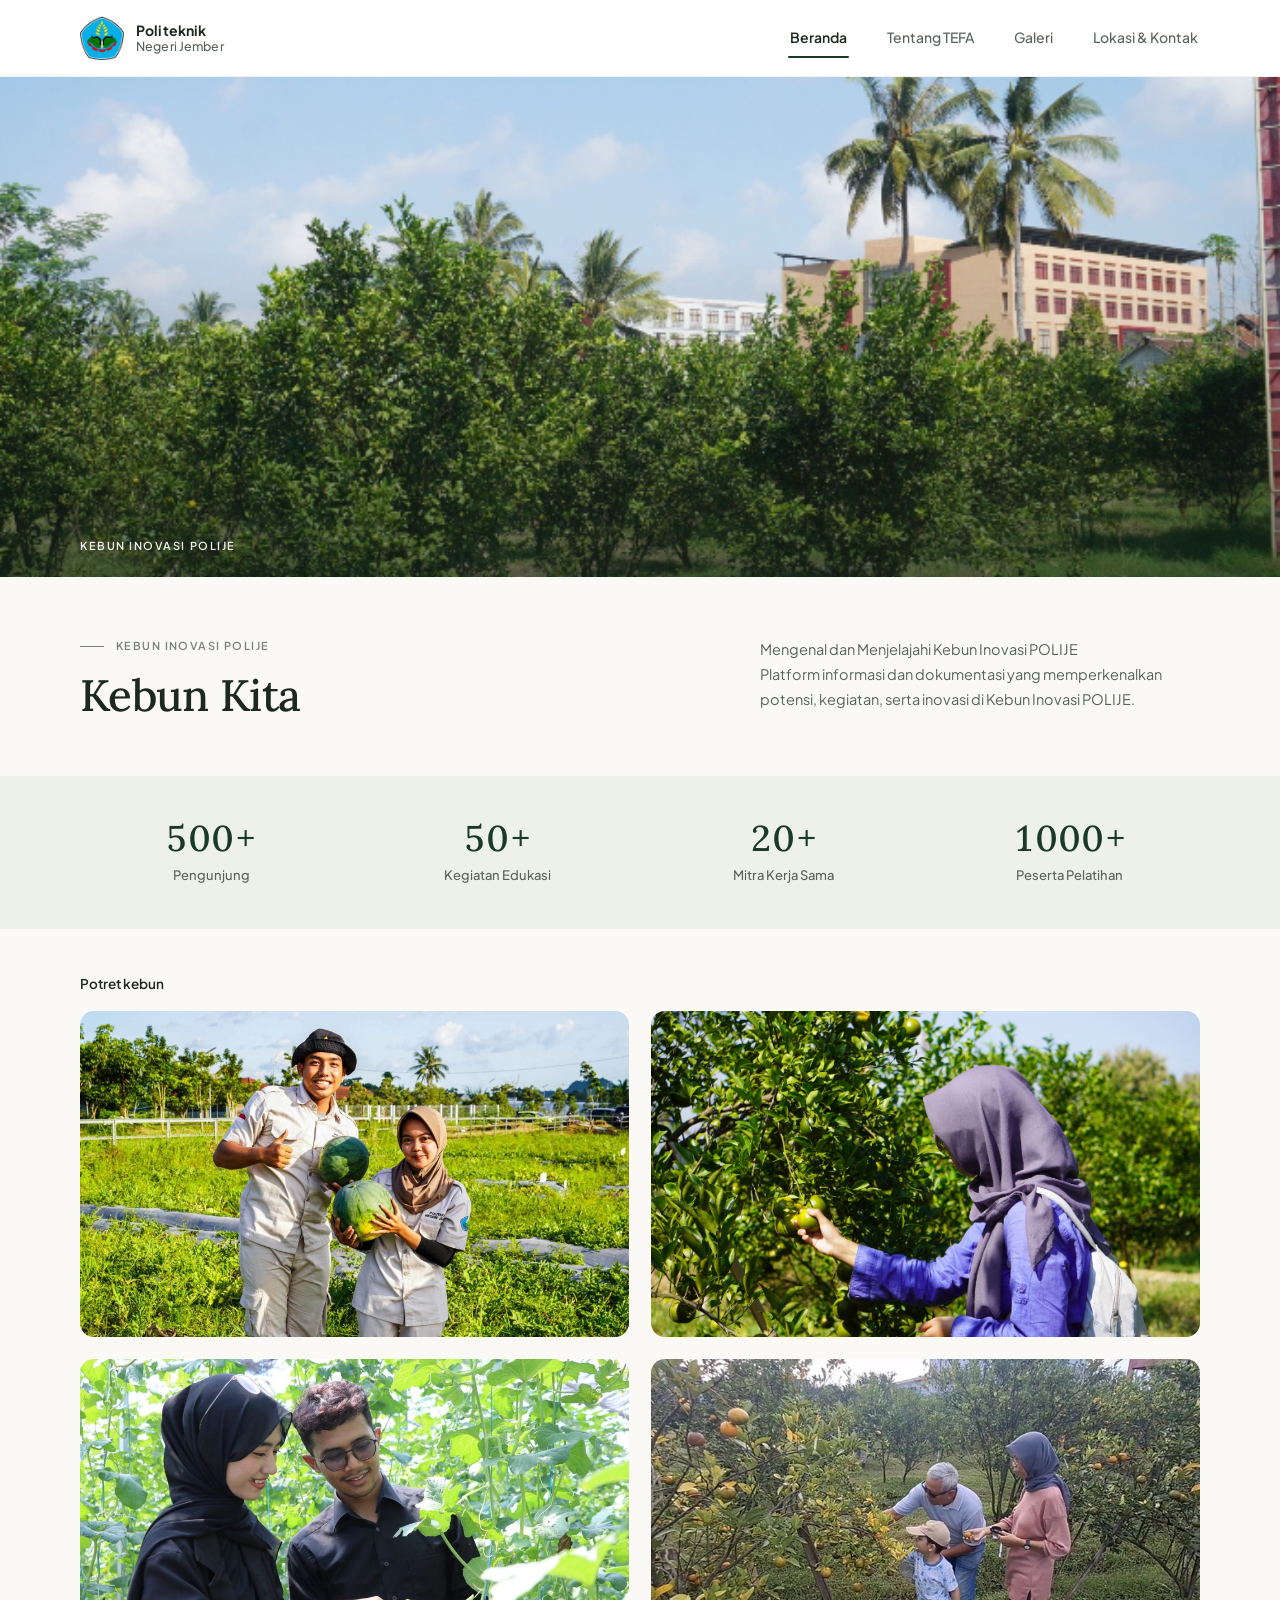
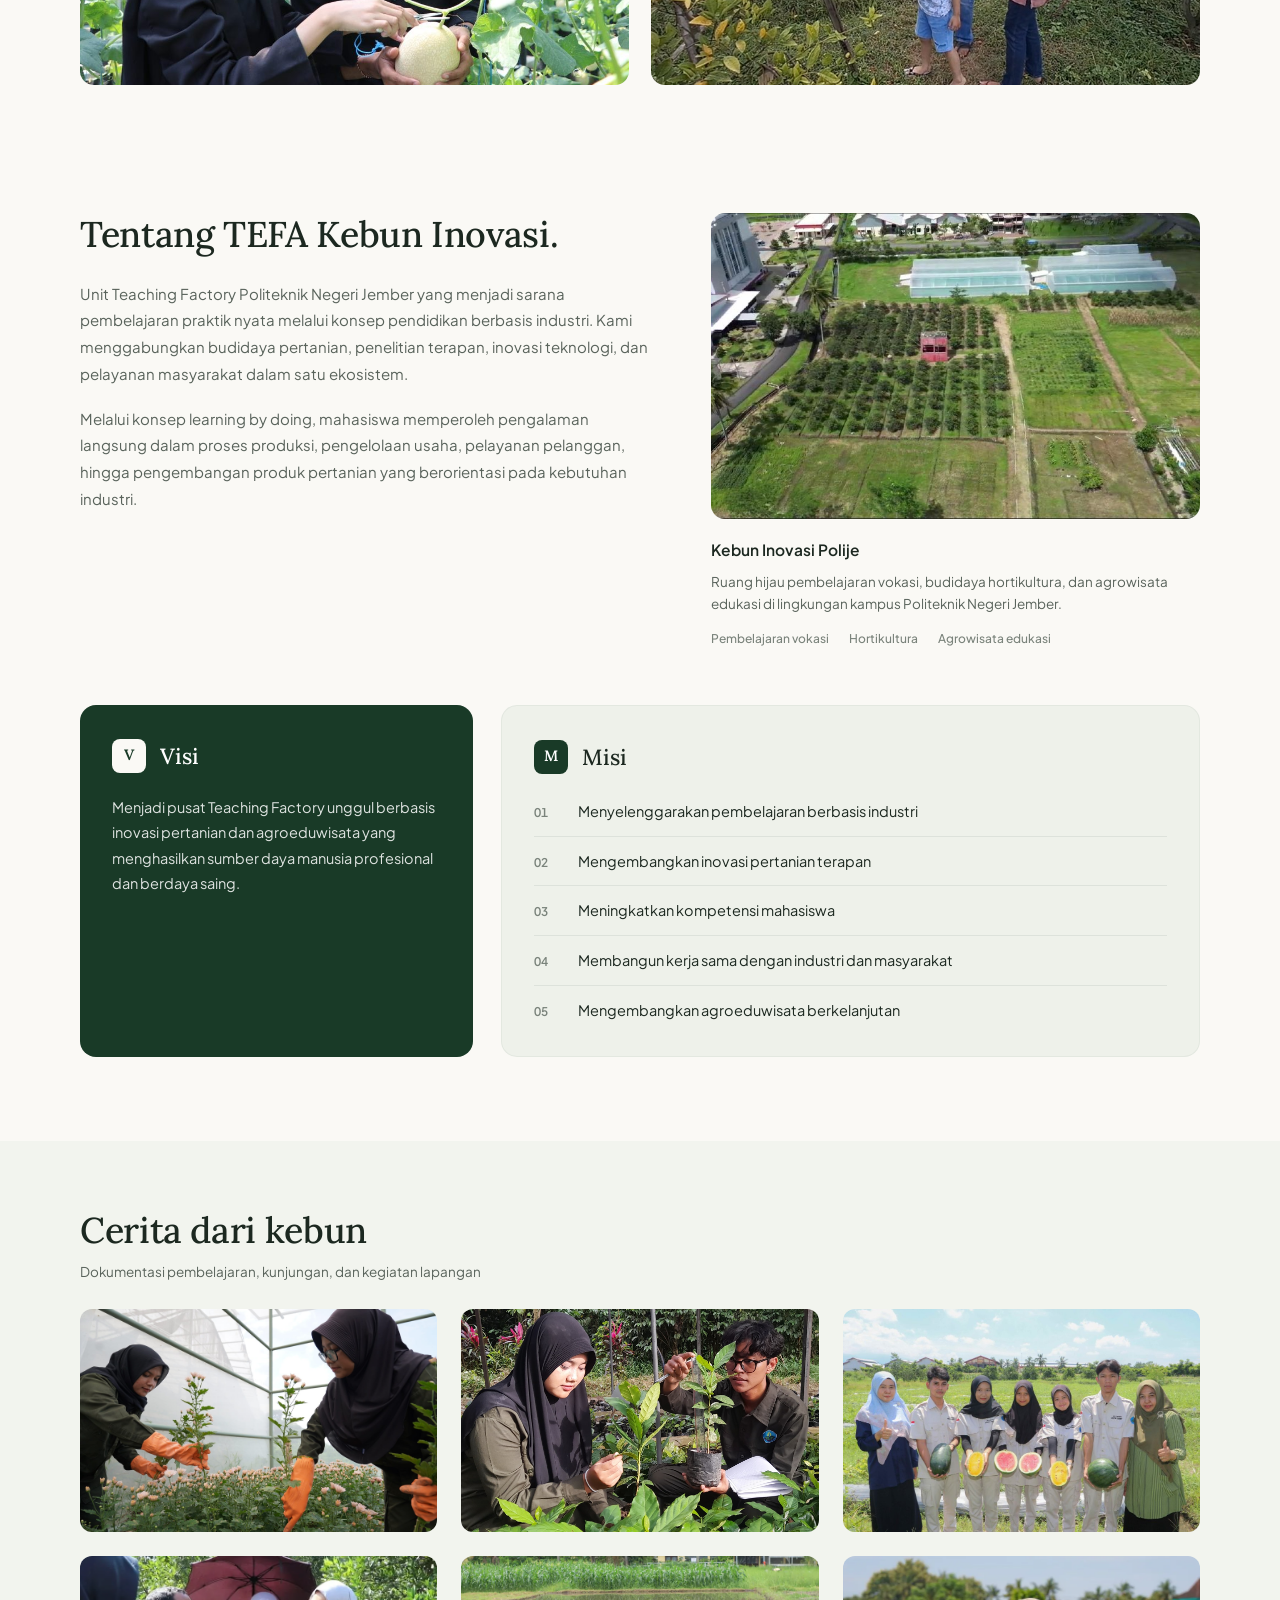
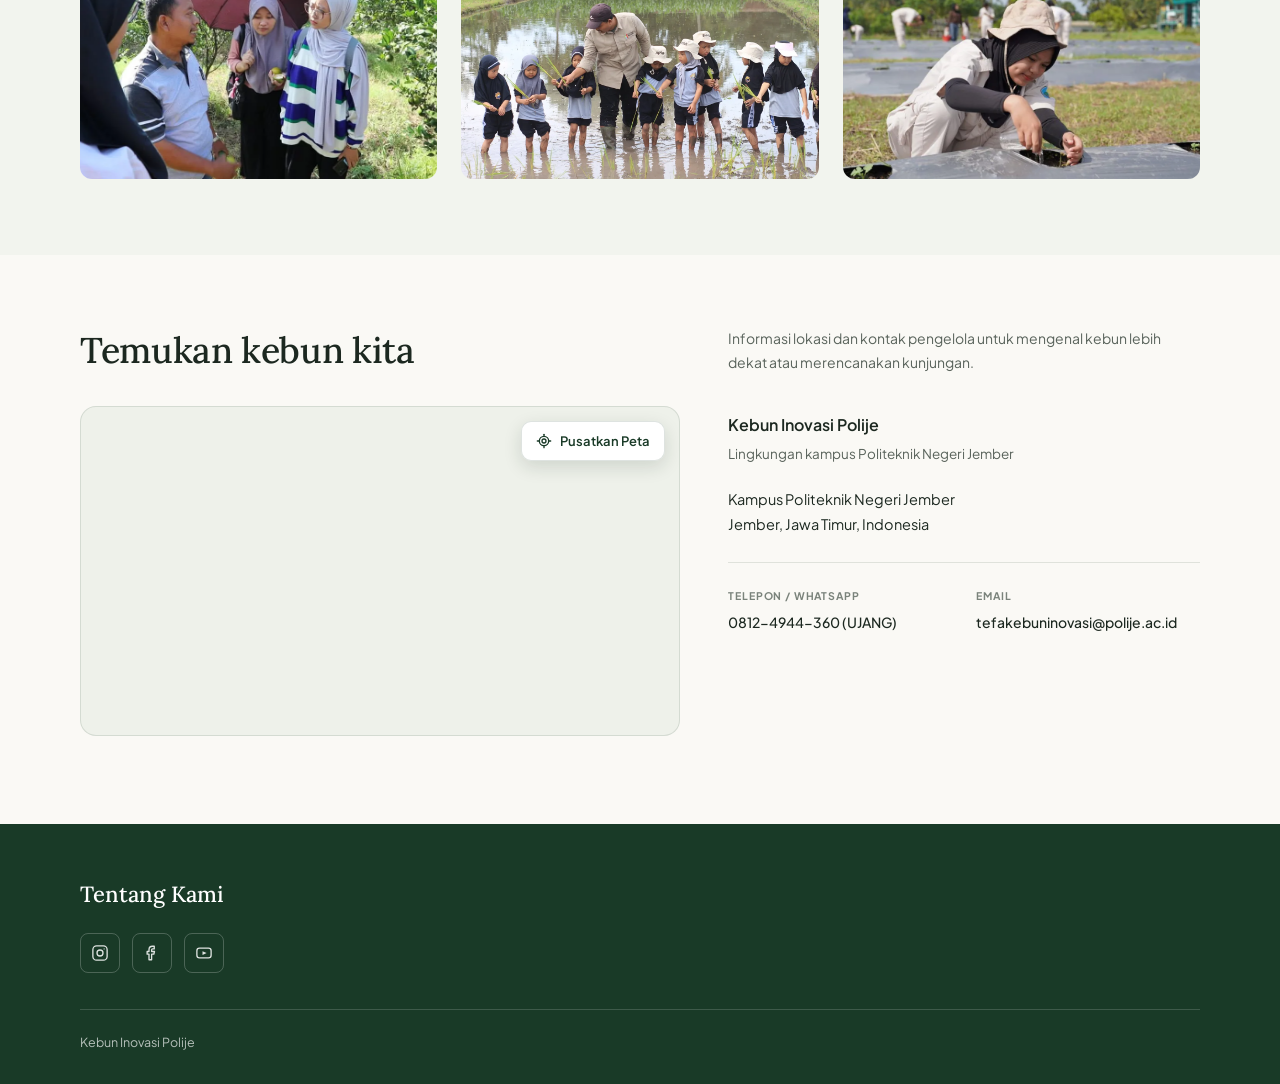
<file: index.html>
<!doctype html>
<html lang="id">
  <head>
    <meta charset="UTF-8" />
    <meta name="viewport" content="width=device-width, initial-scale=1.0" />
    <title>Kebun Kita — Kebun Inovasi POLIJE</title>
    <meta
      name="description"
      content="Platform informasi dan dokumentasi resmi Kebun Inovasi Politeknik Negeri Jember (TEFA Kebun Inovasi POLIJE)."
    />
    <meta property="og:title" content="Kebun Kita — Kebun Inovasi POLIJE" />
    <meta
      property="og:description"
      content="Platform informasi dan dokumentasi resmi Kebun Inovasi Politeknik Negeri Jember (TEFA Kebun Inovasi POLIJE)."
    />
    <meta property="og:type" content="website" />
    <meta name="twitter:card" content="summary_large_image" />
    <link rel="preconnect" href="https://fonts.googleapis.com" />
    <link rel="preconnect" href="https://fonts.gstatic.com" crossorigin />
    <link
      href="https://fonts.googleapis.com/css2?family=Lora:ital,wght@0,400;0,500;0,600;1,400&family=Plus+Jakarta+Sans:wght@400;500;600;700&display=swap"
      rel="stylesheet"
    />
    <link rel="stylesheet" href="assets/css/style.css" />
  </head>
  <body>
    <a class="skip-link" href="#konten-utama">Lewati ke konten utama</a>

    <!-- Header / Navbar -->
    <header class="site-header" id="site-header">
      <div class="container header-inner">
        <a
          href="#beranda"
          class="brand-link"
          aria-label="Beranda Kebun Kita — Politeknik Negeri Jember"
        >
          <span class="brand-logo-wrap">
            <img
              src="assets/images/logo-polije.png"
              alt="Logo Politeknik Negeri Jember"
              class="brand-logo-img"
              width="44"
              height="44"
              decoding="async"
            />
            <span class="brand-text">
              <span class="brand-text-top">Politeknik</span>
              <span class="brand-text-bottom">Negeri Jember</span>
            </span>
          </span>
        </a>

        <button
          type="button"
          class="nav-toggle"
          id="nav-toggle"
          aria-label="Buka menu navigasi"
          aria-controls="primary-nav"
          aria-expanded="false"
        >
          <span class="nav-toggle-bar" aria-hidden="true"></span>
          <span class="nav-toggle-bar" aria-hidden="true"></span>
          <span class="nav-toggle-bar" aria-hidden="true"></span>
        </button>

        <nav class="primary-nav" id="primary-nav" aria-label="Navigasi utama">
          <ul class="nav-list">
            <li>
              <a href="#beranda" class="nav-link is-active" data-nav-link>
                Beranda
              </a>
            </li>
            <li>
              <a href="#tentang-tefa" class="nav-link" data-nav-link>
                Tentang TEFA
              </a>
            </li>
            <li>
              <a href="#galeri" class="nav-link" data-nav-link>
                Galeri
              </a>
            </li>
            <li>
              <a href="#lokasi-kontak" class="nav-link" data-nav-link>
                Lokasi &amp; Kontak
              </a>
            </li>
          </ul>
        </nav>
      </div>
    </header>

    <main id="konten-utama">
      <!-- Section 1: Hero Banner & Pengenalan -->
      <section class="hero-section" id="beranda" aria-labelledby="hero-title">
        <div class="hero-media">
          <img
            src="assets/images/hero-kebun-inovasi.jpg"
            alt="Pemandangan lahan hijau Kebun Inovasi Politeknik Negeri Jember"
            class="hero-image"
            loading="eager"
            decoding="async"
          />
          <div class="hero-scrim" aria-hidden="true"></div>
          <div class="container hero-caption-wrap">
            <p class="hero-caption">KEBUN INOVASI POLIJE</p>
          </div>
        </div>

        <div class="container hero-intro">
          <div class="hero-intro-left reveal">
            <p class="eyebrow">
              <span class="eyebrow-line" aria-hidden="true"></span>
              <span>KEBUN INOVASI POLIJE</span>
            </p>
            <h1 class="hero-title" id="hero-title">Kebun Kita</h1>
          </div>

          <div class="hero-intro-right reveal" data-reveal-delay="100">
            <p class="hero-description">
              Mengenal dan Menjelajahi Kebun Inovasi POLIJE<br />
              Platform informasi dan dokumentasi yang memperkenalkan potensi,
              kegiatan, serta inovasi di Kebun Inovasi POLIJE.
            </p>
          </div>
        </div>
      </section>

      <!-- Section 2: Statistik Ringkas -->
      <section class="stats-section" aria-label="Ringkasan capaian Kebun Inovasi POLIJE">
        <div class="container">
          <ul class="stats-grid">
            <li class="stat-item reveal">
              <span class="stat-value" data-counter="500" data-suffix="+">500+</span>
              <span class="stat-label">Pengunjung</span>
            </li>
            <li class="stat-item reveal" data-reveal-delay="80">
              <span class="stat-value" data-counter="50" data-suffix="+">50+</span>
              <span class="stat-label">Kegiatan Edukasi</span>
            </li>
            <li class="stat-item reveal" data-reveal-delay="160">
              <span class="stat-value" data-counter="20" data-suffix="+">20+</span>
              <span class="stat-label">Mitra Kerja Sama</span>
            </li>
            <li class="stat-item reveal" data-reveal-delay="240">
              <span class="stat-value" data-counter="1000" data-suffix="+">1000+</span>
              <span class="stat-label">Peserta Pelatihan</span>
            </li>
          </ul>
        </div>
      </section>

      <!-- Section 3: Potret Kebun -->
      <section class="potret-section" aria-labelledby="potret-heading">
        <div class="container">
          <h2 class="section-kicker-heading reveal" id="potret-heading">
            Potret kebun
          </h2>

          <div class="potret-grid">
            <figure class="potret-card reveal">
              <div class="media-frame media-frame--potret">
                <img
                  src="assets/images/potret-kebun-1.jpg"
                  alt="Aktivitas perawatan dan panen tanaman di Kebun Inovasi POLIJE"
                  class="media-img"
                  decoding="async"
                />
              </div>
            </figure>

            <figure class="potret-card reveal" data-reveal-delay="80">
              <div class="media-frame media-frame--potret">
                <img
                  src="assets/images/potret-kebun-2.jpg"
                  alt="Hasil panen sayuran hortikultura segar dari Kebun Inovasi POLIJE"
                  class="media-img"
                  decoding="async"
                />
              </div>
            </figure>

            <figure class="potret-card reveal" data-reveal-delay="120">
              <div class="media-frame media-frame--potret">
                <img
                  src="assets/images/potret-kebun-3.jpg"
                  alt="Proses penanaman bibit hortikultura pada media tanam di kebun"
                  class="media-img"
                  decoding="async"
                />
              </div>
            </figure>

            <figure class="potret-card reveal" data-reveal-delay="200">
              <div class="media-frame media-frame--potret">
                <img
                  src="assets/images/potret-kebun-4.jpg"
                  alt="Hamparan bedengan budidaya tanaman di Kebun Inovasi POLIJE"
                  class="media-img"
                  decoding="async"
                />
              </div>
            </figure>
          </div>
        </div>
      </section>

      <!-- Section 4: Tentang TEFA Kebun Inovasi + Visi & Misi -->
      <section class="about-section" id="tentang-tefa" aria-labelledby="about-heading">
        <div class="container">
          <div class="about-split">
            <div class="about-copy reveal">
              <h2 class="section-heading" id="about-heading">
                Tentang TEFA Kebun Inovasi.
              </h2>
              <p class="body-text">
                Unit Teaching Factory Politeknik Negeri Jember yang menjadi sarana
                pembelajaran praktik nyata melalui konsep pendidikan berbasis
                industri. Kami menggabungkan budidaya pertanian, penelitian
                terapan, inovasi teknologi, dan pelayanan masyarakat dalam satu
                ekosistem.
              </p>
              <p class="body-text">
                Melalui konsep learning by doing, mahasiswa memperoleh pengalaman
                langsung dalam proses produksi, pengelolaan usaha, pelayanan
                pelanggan, hingga pengembangan produk pertanian yang berorientasi
                pada kebutuhan industri.
              </p>
            </div>

            <article class="about-feature reveal" data-reveal-delay="120">
              <div class="media-frame media-frame--about">
                <img
                  src="assets/images/tentang-kebun-inovasi.jpg"
                  alt="Mahasiswa melakukan pengamatan tanaman di Kebun Inovasi Politeknik Negeri Jember"
                  class="media-img"
                  decoding="async"
                />
              </div>

              <div class="about-feature-body">
                <h3 class="about-feature-title">Kebun Inovasi Polije</h3>
                <p class="about-feature-desc">
                  Ruang hijau pembelajaran vokasi, budidaya hortikultura, dan
                  agrowisata edukasi di lingkungan kampus Politeknik Negeri Jember.
                </p>
                <ul class="about-keywords" aria-label="Fokus utama Kebun Inovasi Polije">
                  <li>Pembelajaran vokasi</li>
                  <li>Hortikultura</li>
                  <li>Agrowisata edukasi</li>
                </ul>
              </div>
            </article>
          </div>

          <div class="vision-mission-grid">
            <article class="vm-card vm-card--vision reveal">
              <div class="vm-header">
                <span class="vm-badge vm-badge--light" aria-hidden="true">V</span>
                <h3 class="vm-title">Visi</h3>
              </div>
              <p class="vm-vision-text">
                Menjadi pusat Teaching Factory unggul berbasis inovasi pertanian
                dan agroeduwisata yang menghasilkan sumber daya manusia
                profesional dan berdaya saing.
              </p>
            </article>

            <article class="vm-card vm-card--mission reveal" data-reveal-delay="120">
              <div class="vm-header">
                <span class="vm-badge vm-badge--dark" aria-hidden="true">M</span>
                <h3 class="vm-title">Misi</h3>
              </div>
              <ol class="misi-list">
                <li class="misi-item">
                  <span class="misi-num" aria-hidden="true">01</span>
                  <span class="misi-text">Menyelenggarakan pembelajaran berbasis industri</span>
                </li>
                <li class="misi-item">
                  <span class="misi-num" aria-hidden="true">02</span>
                  <span class="misi-text">Mengembangkan inovasi pertanian terapan</span>
                </li>
                <li class="misi-item">
                  <span class="misi-num" aria-hidden="true">03</span>
                  <span class="misi-text">Meningkatkan kompetensi mahasiswa</span>
                </li>
                <li class="misi-item">
                  <span class="misi-num" aria-hidden="true">04</span>
                  <span class="misi-text">Membangun kerja sama dengan industri dan masyarakat</span>
                </li>
                <li class="misi-item">
                  <span class="misi-num" aria-hidden="true">05</span>
                  <span class="misi-text">Mengembangkan agroeduwisata berkelanjutan</span>
                </li>
              </ol>
            </article>
          </div>
        </div>
      </section>

      <!-- Section 5: Cerita dari Kebun -->
      <section class="stories-section" id="galeri" aria-labelledby="stories-heading">
        <div class="container">
          <div class="stories-header reveal">
            <h2 class="section-heading" id="stories-heading">Cerita dari kebun</h2>
            <p class="stories-subtitle">
              Dokumentasi pembelajaran, kunjungan, dan kegiatan lapangan
            </p>
          </div>

          <div class="stories-grid">
            <figure class="story-card reveal">
              <div class="media-frame media-frame--story">
                <img
                  src="assets/images/cerita-kegiatan-budidaya.jpg"
                  alt="Kegiatan edukasi budidaya bersama peserta kunjungan di Kebun Inovasi POLIJE"
                  class="media-img"
                  decoding="async"
                />
              </div>
            </figure>

            <figure class="story-card reveal" data-reveal-delay="100">
              <div class="media-frame media-frame--story">
                <img
                  src="assets/images/cerita-pembelajaran-kebun.jpg"
                  alt="Mahasiswa melaksanakan praktik pembelajaran langsung di lahan Kebun Inovasi POLIJE"
                  class="media-img"
                  decoding="async"
                />
              </div>
            </figure>

            <figure class="story-card reveal" data-reveal-delay="200">
              <div class="media-frame media-frame--story">
                <img
                  src="assets/images/cerita-hasil-panen.jpg"
                  alt="Dokumentasi hasil panen melon dan produk pertanian Kebun Inovasi POLIJE"
                  class="media-img"
                  decoding="async"
                />
              </div>
            </figure>

            <figure class="story-card reveal">
              <div class="media-frame media-frame--story">
                <img
                  src="assets/images/cerita-kunjungan-edukasi.jpg"
                  alt="Dokumentasi kunjungan edukasi di Kebun Inovasi POLIJE"
                  class="media-img"
                  decoding="async"
                />
              </div>
            </figure>

            <figure class="story-card reveal" data-reveal-delay="100">
              <div class="media-frame media-frame--story">
                <img
                  src="assets/images/cerita-kegiatan-lapangan.jpg"
                  alt="Dokumentasi kegiatan lapangan di Kebun Inovasi POLIJE"
                  class="media-img"
                  decoding="async"
                />
              </div>
            </figure>

            <figure class="story-card reveal" data-reveal-delay="200">
              <div class="media-frame media-frame--story">
                <img
                  src="assets/images/cerita-perawatan-tanaman.jpg"
                  alt="Dokumentasi perawatan tanaman di Kebun Inovasi POLIJE"
                  class="media-img"
                  decoding="async"
                />
              </div>
            </figure>
          </div>
        </div>
      </section>

      <!-- Section 6: Temukan Kebun Kita (Lokasi & Kontak) -->
      <section class="location-section" id="lokasi-kontak" aria-labelledby="location-heading">
        <div class="container">
          <div class="location-header reveal">
            <h2 class="section-heading" id="location-heading">
              Temukan kebun kita
            </h2>
            <p class="location-lead">
              Informasi lokasi dan kontak pengelola untuk mengenal kebun lebih
              dekat atau merencanakan kunjungan.
            </p>
          </div>

          <div class="location-grid">
            <div class="map-card reveal">
              <iframe
                id="kebun-map-iframe"
                class="map-iframe"
                title="Peta lokasi Kebun Inovasi POLIJE"
                src="https://www.google.com/maps/embed?pb=!1m18!1m12!1m3!1d2833.523572364188!2d113.7259483!3d-8.1574899!2m3!1f0!2f0!3f0!3m2!1i1024!2i768!4f13.1!3m3!1m2!1s0x2dd695924d992c91%3A0x42e6942ddc43a5fa!2sKebun%20Inovasi%20POLIJE!5e1!3m2!1sid!2sid!4v1795441825680!5m2!1sid!2sid"
                allowfullscreen=""
                loading="lazy"
                referrerpolicy="strict-origin-when-cross-origin"
              ></iframe>

              <button
                type="button"
                id="map-recenter-btn"
                class="map-recenter-btn"
                aria-label="Pusatkan ulang peta ke Kebun Inovasi POLIJE"
              >
                <svg
                  class="map-recenter-icon"
                  viewBox="0 0 24 24"
                  fill="none"
                  stroke="currentColor"
                  stroke-width="2"
                  stroke-linecap="round"
                  stroke-linejoin="round"
                  aria-hidden="true"
                >
                  <circle cx="12" cy="12" r="3" />
                  <path d="M12 2v3" />
                  <path d="M12 19v3" />
                  <path d="M2 12h3" />
                  <path d="M19 12h3" />
                  <circle cx="12" cy="12" r="7" />
                </svg>
                <span>Pusatkan Peta</span>
              </button>

              <p
                id="map-status"
                class="map-status"
                role="status"
                aria-live="polite"
              ></p>
            </div>

            <div class="contact-details reveal" data-reveal-delay="120">
              <h3 class="contact-org">Kebun Inovasi Polije</h3>
              <p class="contact-org-sub">
                Lingkungan kampus Politeknik Negeri Jember
              </p>

              <address class="contact-address">
                Kampus Politeknik Negeri Jember<br />
                Jember, Jawa Timur, Indonesia
              </address>

              <hr class="contact-divider" />

              <div class="contact-meta-grid">
                <div class="contact-meta-item">
                  <span class="contact-meta-label">TELEPON / WHATSAPP</span>
                  <a href="tel:+628124944360" class="contact-meta-value">
                    0812-4944-360 (UJANG)
                  </a>
                </div>

                <div class="contact-meta-item">
                  <span class="contact-meta-label">EMAIL</span>
                  <a
                    href="mailto:tefakebuninovasi@polije.ac.id"
                    class="contact-meta-value"
                  >
                    tefakebuninovasi@polije.ac.id
                  </a>
                </div>
              </div>
            </div>
          </div>
        </div>
      </section>
    </main>

    <!-- Footer -->
    <footer class="site-footer">
      <div class="container">
        <div class="footer-top">
          <h2 class="footer-heading">Tentang Kami</h2>
          <div class="social-links" aria-label="Media sosial Kebun Inovasi Polije">
            <a
              href="https://www.instagram.com/"
              class="social-link"
              target="_blank"
              rel="noopener noreferrer"
              aria-label="Instagram Kebun Inovasi Polije"
            >
              <svg
                viewBox="0 0 24 24"
                fill="none"
                stroke="currentColor"
                stroke-width="1.75"
                stroke-linecap="round"
                stroke-linejoin="round"
                aria-hidden="true"
              >
                <rect x="2.5" y="2.5" width="19" height="19" rx="5" />
                <circle cx="12" cy="12" r="4" />
                <circle cx="17.5" cy="6.5" r="0.8" fill="currentColor" stroke="none" />
              </svg>
            </a>

            <a
              href="https://www.facebook.com/"
              class="social-link"
              target="_blank"
              rel="noopener noreferrer"
              aria-label="Facebook Kebun Inovasi Polije"
            >
              <svg
                viewBox="0 0 24 24"
                fill="none"
                stroke="currentColor"
                stroke-width="1.75"
                stroke-linecap="round"
                stroke-linejoin="round"
                aria-hidden="true"
              >
                <path d="M15 3h-2.5A4.5 4.5 0 0 0 8 7.5V10H5.5v3.5H8V21h3.5v-7.5h3l.8-3.5h-3.8V7.8c0-.8.5-1.3 1.4-1.3H15V3z" />
              </svg>
            </a>

            <a
              href="https://www.youtube.com/"
              class="social-link"
              target="_blank"
              rel="noopener noreferrer"
              aria-label="YouTube Kebun Inovasi Polije"
            >
              <svg
                viewBox="0 0 24 24"
                fill="none"
                stroke="currentColor"
                stroke-width="1.75"
                stroke-linecap="round"
                stroke-linejoin="round"
                aria-hidden="true"
              >
                <rect x="2.5" y="5.5" width="19" height="13" rx="3.5" />
                <polygon points="10 9.5 15.5 12 10 14.5 10 9.5" fill="currentColor" stroke="none" />
              </svg>
            </a>
          </div>
        </div>

        <hr class="footer-divider" />

        <div class="footer-bottom">
          <p class="footer-copyright">Kebun Inovasi Polije</p>
        </div>
      </div>
    </footer>

    <script src="assets/js/script.js" defer></script>
  </body>
</html>
</file>
<file: assets/css/style.css>
:root {
  /* Color Palette */
  --color-bg-canvas: #faf9f5;
  --color-bg-header: #ffffff;
  --color-bg-sage: #eef1ea;
  --color-bg-stories: #f2f4ee;
  --color-bg-media: #e6eae1;
  --color-bg-hero-media: #d5dcd0;

  --color-forest: #193a27;
  --color-forest-hover: #132e1e;
  --color-forest-soft: rgba(25, 58, 39, 0.08);
  --color-forest-line: rgba(25, 58, 39, 0.12);

  --color-ink-primary: #1c2820;
  --color-ink-body: #59635b;
  --color-ink-muted: #7a837b;
  --color-white: #ffffff;
  --color-white-soft: rgba(255, 255, 255, 0.86);
  --color-white-muted: rgba(255, 255, 255, 0.68);
  --color-white-line: rgba(255, 255, 255, 0.16);

  /* Typography */
  --font-serif: "Lora", Georgia, "Times New Roman", serif;
  --font-sans: "Plus Jakarta Sans", -apple-system, BlinkMacSystemFont, "Segoe UI",
    Roboto, sans-serif;

  /* Spacing & Layout */
  --container-max: 1120px;
  --container-gutter: 24px;
  --header-height: 76px;

  /* Radius & Elevation */
  --radius-sm: 8px;
  --radius-md: 12px;
  --radius-lg: 16px;
  --shadow-header: 0 4px 20px rgba(25, 58, 39, 0.06);
  --shadow-floating: 0 6px 18px rgba(20, 42, 29, 0.14);

  /* Motion */
  --ease-out-expo: cubic-bezier(0.16, 1, 0.3, 1);
  --duration-fast: 180ms;
  --duration-base: 320ms;
  --duration-reveal: 640ms;
}

/* Base Reset */
*,
*::before,
*::after {
  box-sizing: border-box;
}

html {
  scroll-behavior: smooth;
  scroll-padding-top: calc(var(--header-height) + 16px);
  -webkit-text-size-adjust: 100%;
}

body {
  margin: 0;
  font-family: var(--font-sans);
  font-size: 15px;
  line-height: 1.65;
  color: var(--color-ink-primary);
  background-color: var(--color-bg-canvas);
  -webkit-font-smoothing: antialiased;
  -moz-osx-font-smoothing: grayscale;
  overflow-x: hidden;
}

img {
  display: block;
  max-width: 100%;
}

a {
  color: inherit;
  text-decoration: none;
}

h1,
h2,
h3,
p,
figure,
ul,
ol {
  margin: 0;
}

ul,
ol {
  padding: 0;
  list-style: none;
}

button {
  font: inherit;
  color: inherit;
}

:focus-visible {
  outline: 2px solid var(--color-forest);
  outline-offset: 3px;
}

/* Skip Link for Accessibility */
.skip-link {
  position: absolute;
  top: -120px;
  left: 16px;
  z-index: 200;
  padding: 10px 16px;
  background-color: var(--color-forest);
  color: var(--color-white);
  border-radius: var(--radius-sm);
  font-size: 14px;
  font-weight: 600;
  transition: top var(--duration-fast) ease;
}

.skip-link:focus {
  top: 16px;
}

/* Layout Container */
.container {
  width: 100%;
  max-width: calc(var(--container-max) + var(--container-gutter) * 2);
  margin-inline: auto;
  padding-inline: var(--container-gutter);
}

/* Header & Navigation */
.site-header {
  position: sticky;
  top: 0;
  z-index: 100;
  background-color: rgba(255, 255, 255, 0.96);
  backdrop-filter: blur(10px);
  -webkit-backdrop-filter: blur(10px);
  border-bottom: 1px solid rgba(25, 58, 39, 0.06);
  transition: box-shadow var(--duration-base) var(--ease-out-expo),
    background-color var(--duration-base) ease;
}

.site-header.is-scrolled {
  background-color: rgba(255, 255, 255, 0.98);
  box-shadow: var(--shadow-header);
}

.header-inner {
  min-height: var(--header-height);
  display: flex;
  align-items: center;
  justify-content: space-between;
  gap: 24px;
}

.brand-link {
  display: inline-flex;
  align-items: center;
  flex-shrink: 0;
  min-height: 44px;
}

.brand-logo-wrap {
  position: relative;
  display: inline-flex;
  align-items: center;
  gap: 12px;
  height: 44px;
}

.brand-logo-img {
  height: 44px;
  width: auto;
  flex-shrink: 0;
  object-fit: contain;
  object-position: left center;
}

.brand-text {
  display: flex;
  flex-direction: column;
  justify-content: center;
  line-height: 1.18;
}

.brand-text-top {
  font-size: 14px;
  font-weight: 700;
  letter-spacing: 0.01em;
  color: var(--color-ink-primary);
  white-space: nowrap;
}

.brand-text-bottom {
  font-size: 12.5px;
  font-weight: 500;
  letter-spacing: 0.01em;
  color: var(--color-ink-body);
  white-space: nowrap;
}

.primary-nav {
  display: flex;
  align-items: center;
}

.nav-list {
  display: flex;
  align-items: center;
  gap: 36px;
}

.nav-link {
  position: relative;
  display: inline-flex;
  align-items: center;
  padding: 8px 2px;
  font-size: 14px;
  font-weight: 500;
  color: var(--color-ink-body);
  white-space: nowrap;
  transition: color var(--duration-fast) ease;
}

.nav-link::after {
  content: "";
  position: absolute;
  left: 0;
  right: 0;
  bottom: 0;
  height: 2px;
  border-radius: 999px;
  background-color: var(--color-forest);
  transform: scaleX(0);
  transform-origin: left center;
  transition: transform var(--duration-base) var(--ease-out-expo);
}

.nav-link:hover,
.nav-link:focus-visible,
.nav-link.is-active {
  color: var(--color-ink-primary);
}

.nav-link.is-active {
  font-weight: 600;
}

.nav-link.is-active::after,
.nav-link:hover::after {
  transform: scaleX(1);
}

/* Mobile Toggle Button */
.nav-toggle {
  display: none;
  width: 44px;
  height: 44px;
  padding: 0;
  border: 1px solid var(--color-forest-line);
  border-radius: var(--radius-sm);
  background-color: var(--color-white);
  cursor: pointer;
  align-items: center;
  justify-content: center;
  flex-direction: column;
  gap: 5px;
  transition: background-color var(--duration-fast) ease,
    border-color var(--duration-fast) ease;
}

.nav-toggle:hover {
  background-color: var(--color-bg-sage);
}

.nav-toggle-bar {
  display: block;
  width: 20px;
  height: 2px;
  border-radius: 999px;
  background-color: var(--color-forest);
  transition: transform var(--duration-base) var(--ease-out-expo),
    opacity var(--duration-fast) ease;
}

.nav-toggle.is-open .nav-toggle-bar:nth-child(1) {
  transform: translateY(7px) rotate(45deg);
}

.nav-toggle.is-open .nav-toggle-bar:nth-child(2) {
  opacity: 0;
}

.nav-toggle.is-open .nav-toggle-bar:nth-child(3) {
  transform: translateY(-7px) rotate(-45deg);
}

/* Media Frames & Images */
.media-frame {
  position: relative;
  width: 100%;
  overflow: hidden;
  border-radius: var(--radius-md);
  background-color: var(--color-bg-media);
}

.media-frame--potret {
  aspect-ratio: 16 / 9.5;
  border-radius: 14px;
}

.media-frame--about {
  aspect-ratio: 16 / 10;
  border-radius: 14px;
}

.media-frame--story {
  aspect-ratio: 16 / 10;
  border-radius: 12px;
}

.media-img {
  width: 100%;
  height: 100%;
  object-fit: cover;
  object-position: center;
  transition: transform 520ms var(--ease-out-expo);
}

.potret-card:hover .media-img,
.about-feature:hover .media-img,
.story-card:hover .media-img {
  transform: scale(1.03);
}

/* Section 1: Hero Banner & Intro */
.hero-section {
  background-color: var(--color-bg-canvas);
}

.hero-media {
  position: relative;
  width: 100%;
  height: clamp(290px, 40vw, 500px);
  overflow: hidden;
  background-color: var(--color-bg-hero-media);
}

.hero-image {
  width: 100%;
  height: 100%;
  object-fit: cover;
  object-position: center;
  animation: heroFadeIn 900ms var(--ease-out-expo) both;
}

.hero-scrim {
  position: absolute;
  inset: 0;
  background: linear-gradient(
    to top,
    rgba(16, 33, 22, 0.56) 0%,
    rgba(16, 33, 22, 0.12) 38%,
    rgba(16, 33, 22, 0) 65%
  );
  pointer-events: none;
}

.hero-caption-wrap {
  position: absolute;
  inset-inline: 0;
  bottom: 22px;
  z-index: 2;
  pointer-events: none;
}

.hero-caption {
  font-size: 11px;
  font-weight: 600;
  letter-spacing: 0.14em;
  text-transform: uppercase;
  color: rgba(255, 255, 255, 0.92);
}

.hero-intro {
  display: grid;
  grid-template-columns: minmax(0, 1fr) minmax(0, 440px);
  align-items: center;
  gap: 32px 48px;
  padding-block: 52px 56px;
}

.eyebrow {
  display: inline-flex;
  align-items: center;
  gap: 12px;
  font-size: 11px;
  font-weight: 600;
  letter-spacing: 0.13em;
  text-transform: uppercase;
  color: var(--color-ink-muted);
  margin-bottom: 14px;
}

.eyebrow-line {
  width: 24px;
  height: 1px;
  background-color: var(--color-ink-muted);
}

.hero-title {
  font-family: var(--font-serif);
  font-size: clamp(2.15rem, 3.6vw, 2.75rem);
  font-weight: 500;
  line-height: 1.15;
  letter-spacing: -0.015em;
  color: var(--color-ink-primary);
  text-wrap: balance;
}

.hero-description {
  font-size: 14.5px;
  line-height: 1.75;
  color: var(--color-ink-body);
}

/*Section 2: Statistik Ringkas */
.stats-section {
  background-color: var(--color-bg-sage);
  padding-block: 42px;
}

.stats-grid {
  display: grid;
  grid-template-columns: repeat(4, minmax(0, 1fr));
  gap: 24px;
}

.stat-item {
  display: flex;
  flex-direction: column;
  align-items: center;
  text-align: center;
  gap: 6px;
}

.stat-value {
  font-family: var(--font-serif);
  font-size: clamp(1.85rem, 2.8vw, 2.35rem);
  font-weight: 500;
  line-height: 1.15;
  color: var(--color-forest);
  font-variant-numeric: tabular-nums;
}

.stat-label {
  font-size: 13px;
  font-weight: 500;
  color: var(--color-ink-body);
}

/* ==========================================================================
   Section 3: Potret Kebun
   ========================================================================== */
.potret-section {
  padding-block: 44px 72px;
  background-color: var(--color-bg-canvas);
}

.section-kicker-heading {
  font-family: var(--font-sans);
  font-size: 13.5px;
  font-weight: 600;
  color: var(--color-ink-primary);
  margin-bottom: 16px;
}

.potret-grid {
  display: grid;
  grid-template-columns: repeat(2, minmax(0, 1fr));
  gap: 22px;
}

.potret-card {
  margin: 0;
}

/* ==========================================================================
   Section 4: Tentang TEFA Kebun Inovasi + Visi & Misi
   ========================================================================== */
.about-section {
  padding-block: 56px 84px;
  background-color: var(--color-bg-canvas);
}

.section-heading {
  font-family: var(--font-serif);
  font-size: clamp(1.75rem, 2.8vw, 2.25rem);
  font-weight: 500;
  line-height: 1.22;
  letter-spacing: -0.01em;
  color: var(--color-ink-primary);
  text-wrap: balance;
}

.about-split {
  display: grid;
  grid-template-columns: minmax(0, 1.08fr) minmax(0, 0.92fr);
  align-items: start;
  gap: 44px 56px;
}

.about-copy .section-heading {
  margin-bottom: 24px;
}

.body-text {
  font-size: 15px;
  line-height: 1.78;
  color: var(--color-ink-body);
  max-width: 60ch;
}

.body-text + .body-text {
  margin-top: 18px;
}

.about-feature-body {
  margin-top: 18px;
}

.about-feature-title {
  font-family: var(--font-sans);
  font-size: 15.5px;
  font-weight: 600;
  color: var(--color-ink-primary);
}

.about-feature-desc {
  margin-top: 8px;
  font-size: 13.5px;
  line-height: 1.65;
  color: var(--color-ink-body);
}

.about-keywords {
  margin-top: 14px;
  display: flex;
  flex-wrap: wrap;
  align-items: center;
  gap: 8px 20px;
  font-size: 12px;
  font-weight: 500;
  color: var(--color-ink-muted);
}

/* Visi & Misi Grid */
.vision-mission-grid {
  margin-top: 56px;
  display: grid;
  grid-template-columns: minmax(0, 0.72fr) minmax(0, 1.28fr);
  gap: 28px;
  align-items: stretch;
}

.vm-card {
  border-radius: var(--radius-lg);
  padding: 34px 32px;
  display: flex;
  flex-direction: column;
}

.vm-card--vision {
  background-color: var(--color-forest);
  color: var(--color-white);
}

.vm-card--mission {
  background-color: var(--color-bg-sage);
  color: var(--color-ink-primary);
  border: 1px solid rgba(25, 58, 39, 0.05);
}

.vm-header {
  display: flex;
  align-items: center;
  gap: 14px;
  margin-bottom: 22px;
}

.vm-badge {
  width: 34px;
  height: 34px;
  border-radius: var(--radius-sm);
  display: inline-flex;
  align-items: center;
  justify-content: center;
  font-family: var(--font-serif);
  font-size: 15px;
  font-weight: 600;
  flex-shrink: 0;
}

.vm-badge--light {
  background-color: var(--color-bg-canvas);
  color: var(--color-forest);
}

.vm-badge--dark {
  background-color: var(--color-forest);
  color: var(--color-white);
}

.vm-title {
  font-family: var(--font-serif);
  font-size: 22px;
  font-weight: 500;
  line-height: 1.2;
}

.vm-vision-text {
  font-size: 14.5px;
  line-height: 1.75;
  color: var(--color-white-soft);
}

.misi-list {
  display: flex;
  flex-direction: column;
}

.misi-item {
  display: grid;
  grid-template-columns: 32px minmax(0, 1fr);
  align-items: baseline;
  gap: 12px;
  padding-block: 13px;
  border-bottom: 1px solid rgba(25, 58, 39, 0.08);
}

.misi-item:first-child {
  padding-top: 4px;
}

.misi-item:last-child {
  border-bottom: none;
  padding-bottom: 0;
}

.misi-num {
  font-size: 12px;
  font-weight: 600;
  color: var(--color-ink-muted);
  font-variant-numeric: tabular-nums;
}

.misi-text {
  font-size: 14.5px;
  line-height: 1.55;
  color: var(--color-ink-primary);
}

/* ==========================================================================
   Section 5: Cerita dari Kebun
   ========================================================================== */
.stories-section {
  background-color: var(--color-bg-stories);
  padding-block: 68px 76px;
}

.stories-header {
  margin-bottom: 26px;
}

.stories-subtitle {
  margin-top: 8px;
  font-size: 13.5px;
  color: var(--color-ink-body);
}

.stories-grid {
  display: grid;
  grid-template-columns: repeat(3, minmax(0, 1fr));
  gap: 24px;
}

.story-card {
  display: flex;
  flex-direction: column;
}

/* ==========================================================================
   Section 6: Temukan Kebun Kita (Lokasi & Kontak)
   ========================================================================== */
.location-section {
  background-color: var(--color-bg-canvas);
  padding-block: 72px 88px;
}

.location-header {
  display: grid;
  grid-template-columns: minmax(0, 1.12fr) minmax(0, 0.88fr);
  align-items: center;
  gap: 20px 48px;
  margin-bottom: 32px;
}

.location-lead {
  font-size: 14px;
  line-height: 1.68;
  color: var(--color-ink-body);
}

.location-grid {
  display: grid;
  grid-template-columns: minmax(0, 1.12fr) minmax(0, 0.88fr);
  gap: 36px 48px;
  align-items: start;
}

.map-card {
  position: relative;
  width: 100%;
  height: 330px;
  border-radius: var(--radius-lg);
  overflow: hidden;
  border: 1px solid var(--color-forest-line);
  background-color: var(--color-bg-sage);
}

.map-iframe {
  width: 100%;
  height: 100%;
  border: 0;
  display: block;
}

.map-recenter-btn {
  position: absolute;
  top: 14px;
  right: 14px;
  z-index: 4;
  display: inline-flex;
  align-items: center;
  gap: 8px;
  min-height: 40px;
  padding: 8px 14px;
  border: 1px solid rgba(25, 58, 39, 0.14);
  border-radius: 10px;
  background-color: rgba(255, 255, 255, 0.96);
  color: var(--color-forest);
  font-size: 13px;
  font-weight: 600;
  line-height: 1;
  white-space: nowrap;
  cursor: pointer;
  box-shadow: var(--shadow-floating);
  transition: transform var(--duration-fast) var(--ease-out-expo),
    background-color var(--duration-fast) ease,
    color var(--duration-fast) ease;
}

.map-recenter-btn:hover {
  background-color: var(--color-forest);
  color: var(--color-white);
  transform: translateY(-1px);
}

.map-recenter-btn:active {
  transform: translateY(0);
}

.map-recenter-icon {
  width: 16px;
  height: 16px;
  flex-shrink: 0;
  transition: transform 420ms var(--ease-out-expo);
}

.map-recenter-btn.is-recentering .map-recenter-icon {
  transform: rotate(180deg);
}

.map-status {
  position: absolute;
  top: 62px;
  right: 14px;
  z-index: 4;
  max-width: calc(100% - 28px);
  padding: 7px 12px;
  border-radius: var(--radius-sm);
  background-color: rgba(25, 58, 39, 0.92);
  color: var(--color-white);
  font-size: 12px;
  font-weight: 500;
  opacity: 0;
  transform: translateY(-4px);
  pointer-events: none;
  transition: opacity var(--duration-fast) ease,
    transform var(--duration-fast) var(--ease-out-expo);
}

.map-status.is-visible {
  opacity: 1;
  transform: translateY(0);
}

.contact-details {
  padding-top: 6px;
}

.contact-org {
  font-family: var(--font-sans);
  font-size: 16px;
  font-weight: 600;
  color: var(--color-ink-primary);
}

.contact-org-sub {
  margin-top: 4px;
  font-size: 13.5px;
  color: var(--color-ink-body);
}

.contact-address {
  margin-top: 22px;
  font-style: normal;
  font-size: 14.5px;
  line-height: 1.7;
  color: var(--color-ink-primary);
}

.contact-divider {
  border: 0;
  border-top: 1px solid var(--color-forest-line);
  margin: 26px 0 24px;
}

.contact-meta-grid {
  display: grid;
  grid-template-columns: repeat(2, minmax(0, 1fr));
  gap: 20px 24px;
}

.contact-meta-item {
  display: flex;
  flex-direction: column;
  gap: 6px;
}

.contact-meta-label {
  font-size: 10.5px;
  font-weight: 700;
  letter-spacing: 0.08em;
  text-transform: uppercase;
  color: var(--color-ink-muted);
}

.contact-meta-value {
  font-size: 14px;
  font-weight: 500;
  color: var(--color-ink-primary);
  overflow-wrap: anywhere;
  transition: color var(--duration-fast) ease;
}

.contact-meta-value:hover {
  color: var(--color-forest);
  text-decoration: underline;
  text-underline-offset: 3px;
}

/* ==========================================================================
   Footer
   ========================================================================== */
.site-footer {
  background-color: var(--color-forest);
  color: var(--color-white);
  padding-block: 52px 32px;
}

.footer-heading {
  font-family: var(--font-serif);
  font-size: 22px;
  font-weight: 500;
  color: var(--color-white);
  margin-bottom: 20px;
}

.social-links {
  display: flex;
  align-items: center;
  gap: 12px;
}

.social-link {
  width: 40px;
  height: 40px;
  border-radius: var(--radius-sm);
  border: 1px solid rgba(255, 255, 255, 0.22);
  display: inline-flex;
  align-items: center;
  justify-content: center;
  color: var(--color-white-soft);
  transition: background-color var(--duration-fast) ease,
    border-color var(--duration-fast) ease,
    color var(--duration-fast) ease,
    transform var(--duration-fast) var(--ease-out-expo);
}

.social-link svg {
  width: 18px;
  height: 18px;
}

.social-link:hover,
.social-link:focus-visible {
  background-color: rgba(255, 255, 255, 0.12);
  border-color: rgba(255, 255, 255, 0.48);
  color: var(--color-white);
  transform: translateY(-2px);
}

.social-link:focus-visible {
  outline-color: var(--color-white);
}

.footer-divider {
  border: 0;
  border-top: 1px solid var(--color-white-line);
  margin: 36px 0 22px;
}

.footer-copyright {
  font-size: 12.5px;
  color: var(--color-white-muted);
}

/* ==========================================================================
   Motion & Scroll Reveal
   ========================================================================== */
@keyframes heroFadeIn {
  from {
    opacity: 0;
    transform: scale(1.02);
  }
  to {
    opacity: 1;
    transform: scale(1);
  }
}

.reveal {
  opacity: 1;
  transform: none;
}

.js-reveal-ready .reveal {
  opacity: 0;
  transform: translateY(18px);
  transition: opacity var(--duration-reveal) var(--ease-out-expo),
    transform var(--duration-reveal) var(--ease-out-expo);
}

.js-reveal-ready .reveal.is-visible {
  opacity: 1;
  transform: translateY(0);
}

/* ==========================================================================
   Responsive Breakpoints
   ========================================================================== */
@media (max-width: 1024px) {
  .hero-intro,
  .location-header {
    grid-template-columns: minmax(0, 1fr);
    gap: 18px;
  }

  .about-split {
    grid-template-columns: minmax(0, 1fr);
    gap: 36px;
  }

  .vision-mission-grid {
    grid-template-columns: minmax(0, 1fr);
    gap: 20px;
  }

  .location-grid {
    grid-template-columns: minmax(0, 1fr);
    gap: 32px;
  }
}

@media (max-width: 768px) {
  :root {
    --header-height: 68px;
    --container-gutter: 20px;
  }

  .nav-toggle {
    display: inline-flex;
  }

  .primary-nav {
    position: absolute;
    top: 100%;
    left: 0;
    right: 0;
    background-color: var(--color-white);
    border-bottom: 1px solid var(--color-forest-line);
    box-shadow: var(--shadow-header);
    padding: 0 var(--container-gutter);
    max-height: 0;
    overflow: hidden;
    opacity: 0;
    visibility: hidden;
    transition: max-height var(--duration-base) var(--ease-out-expo),
      opacity var(--duration-fast) ease,
      padding var(--duration-base) var(--ease-out-expo),
      visibility var(--duration-base) ease;
  }

  .primary-nav.is-open {
    max-height: 320px;
    padding: 12px var(--container-gutter) 20px;
    opacity: 1;
    visibility: visible;
  }

  .nav-list {
    width: 100%;
    flex-direction: column;
    align-items: stretch;
    gap: 4px;
  }

  .nav-link {
    width: 100%;
    min-height: 44px;
    padding: 10px 8px;
    border-radius: var(--radius-sm);
  }

  .nav-link::after {
    display: none;
  }

  .nav-link.is-active {
    background-color: var(--color-bg-sage);
    color: var(--color-forest);
  }

  .hero-intro {
    padding-block: 36px 40px;
  }

  .stats-section {
    padding-block: 34px;
  }

  .stats-grid {
    grid-template-columns: repeat(2, minmax(0, 1fr));
    gap: 24px 16px;
  }

  .potret-section {
    padding-block: 36px 52px;
  }

  .potret-grid {
    grid-template-columns: minmax(0, 1fr);
    gap: 16px;
  }

  .about-section {
    padding-block: 44px 64px;
  }

  .vision-mission-grid {
    margin-top: 40px;
  }

  .vm-card {
    padding: 26px 22px;
  }

  .stories-section {
    padding-block: 52px 60px;
  }

  .stories-grid {
    grid-template-columns: minmax(0, 1fr);
    gap: 24px;
  }

  .location-section {
    padding-block: 52px 64px;
  }

  .map-card {
    height: 300px;
  }

  .map-recenter-btn {
    min-height: 44px;
    padding: 10px 14px;
  }

  .contact-meta-grid {
    grid-template-columns: minmax(0, 1fr);
    gap: 18px;
  }

  .site-footer {
    padding-block: 42px 28px;
  }
}

/* Respect User Reduced Motion Preferences */
@media (prefers-reduced-motion: reduce) {
  html {
    scroll-behavior: auto;
  }

  *,
  *::before,
  *::after {
    animation-duration: 0.01ms !important;
    animation-iteration-count: 1 !important;
    transition-duration: 0.01ms !important;
  }

  .js-reveal-ready .reveal {
    opacity: 1;
    transform: none;
  }
}
</file>
